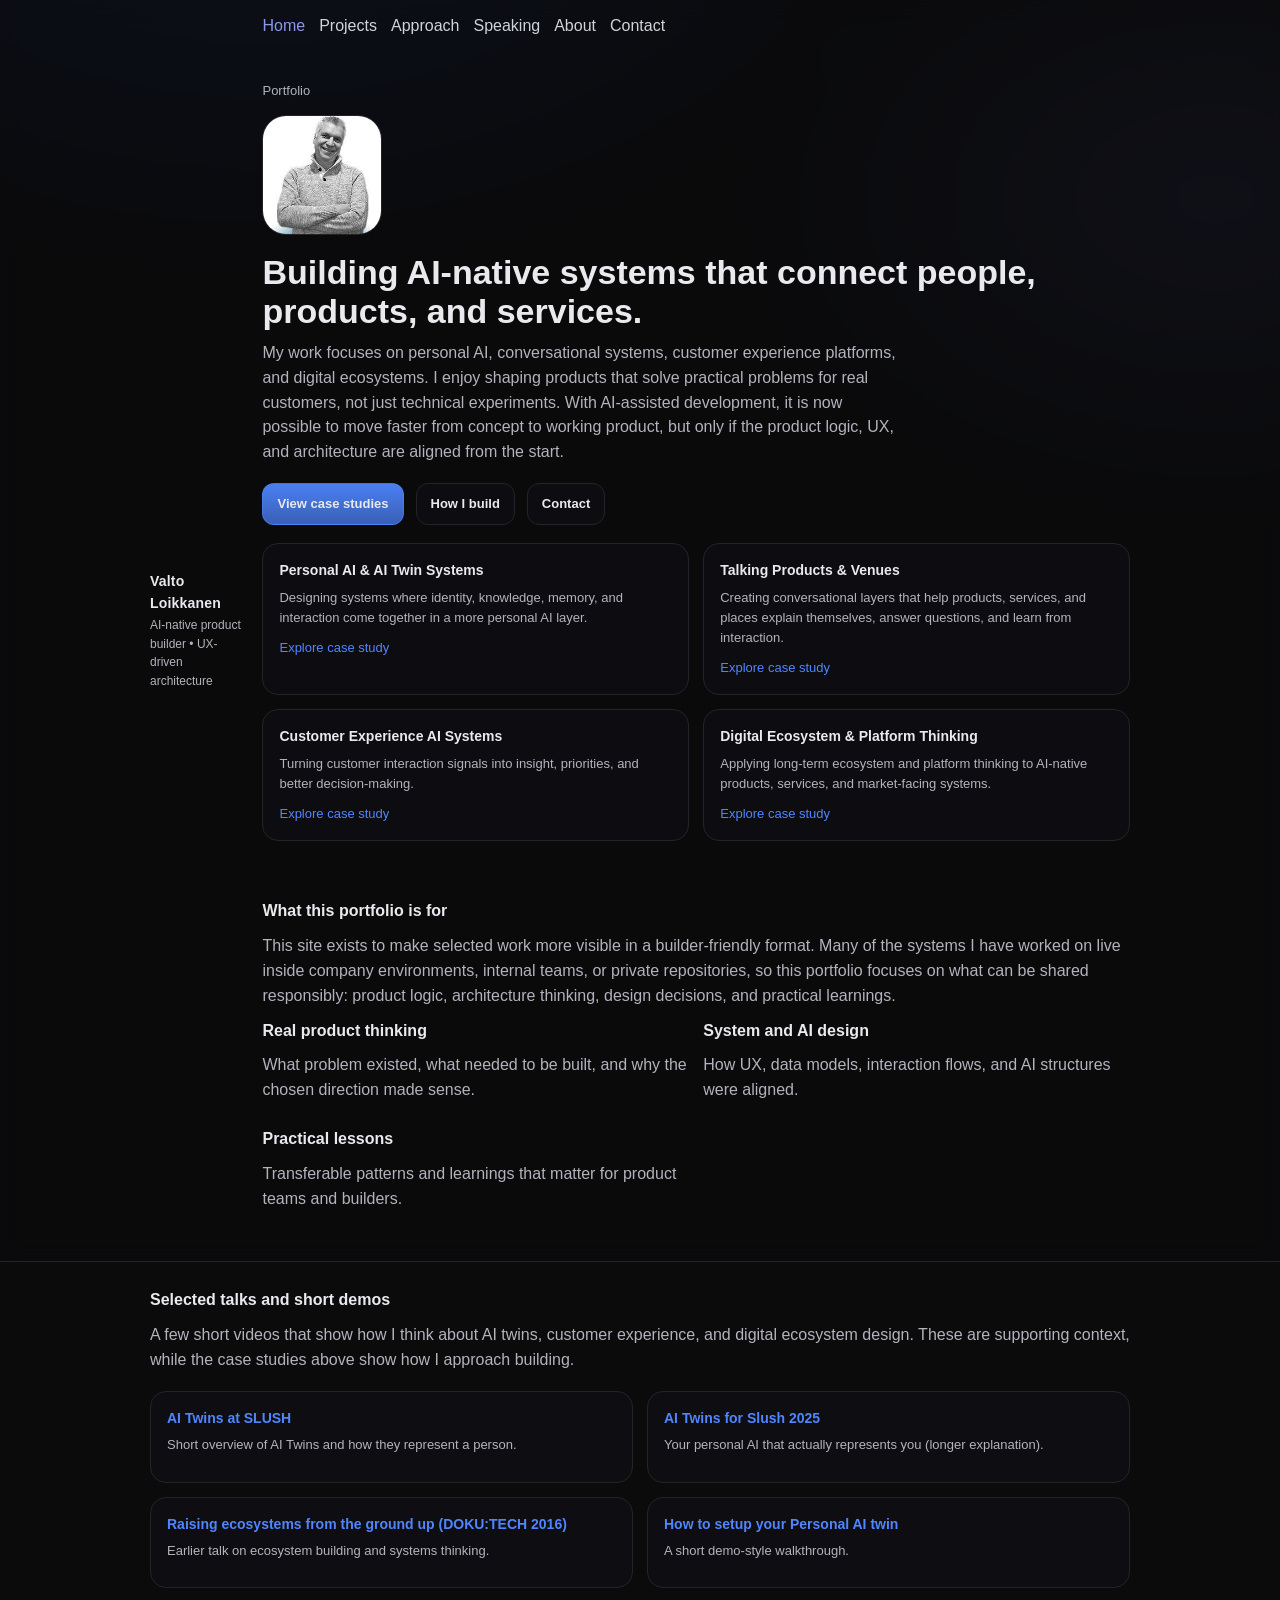
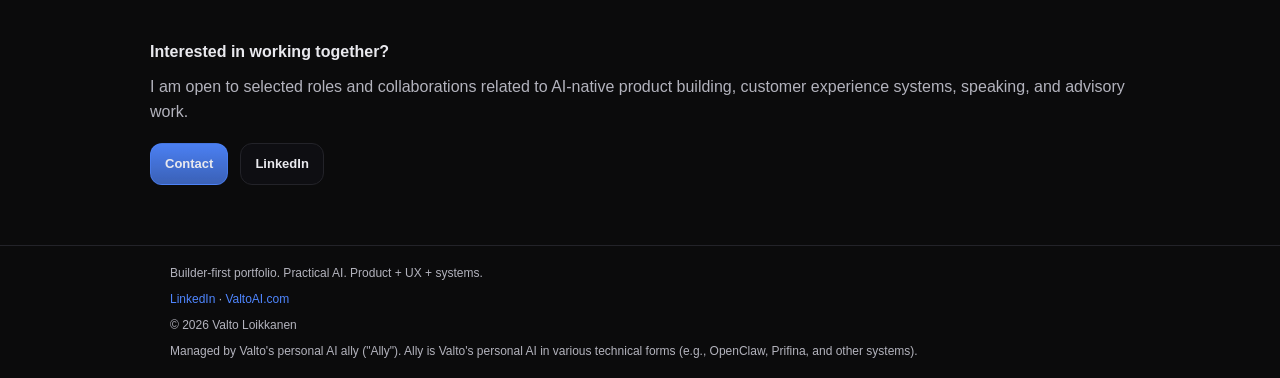
<file: index.html>
<!doctype html>
<html lang="en">
<head>
  <meta charset="utf-8" />
  <meta name="viewport" content="width=device-width, initial-scale=1" />
  <title>Valto Loikkanen — AI-native product builder</title>
  <meta name="description" content="Valto Loikkanen — AI-native product builder and UX-driven system architect. Portfolio: products, conversational systems, AI twins, customer experience systems." />
  <meta property="og:title" content="Valto Loikkanen — AI-native product builder" />
  <meta property="og:description" content="Builder-first portfolio: AI-native products, UX-driven architecture, conversational systems, AI twins, customer experience systems." />
  <meta property="og:type" content="website" />
  <link rel="stylesheet" href="assets/css/site.css" />
</head>
<body>
<!-- NAV -->
<!-- NAV -->
<div class="nav">
  <div class="container nav-inner">
    <div class="brand">
      <strong>Valto Loikkanen</strong>
      <span>AI-native product builder • UX-driven architecture</span>
    </div>
    <div class="links">
      <a class="link" href="./index.html">Home</a>
      <a class="link" href="./projects.html">Projects</a>
      <a class="link" href="./approach.html">Approach</a>
      <a class="link" href="./speaking.html">Speaking</a>
      <a class="link" href="./about.html">About</a>
      <a class="link" href="./contact.html">Contact</a>

<div class="container hero">
  <div class="h-eyebrow">Portfolio</div>
<div style="margin-top:14px"><img src="assets/img/valto.jpg" alt="Valto Loikkanen" style="width:120px;height:120px;border-radius:24px;object-fit:cover;border:1px solid var(--border);background:rgba(17,17,20,.7)" /></div>
  <h1 class="h-title">Building AI-native systems that connect people, products, and services.</h1>
  <p class="h-sub">My work focuses on personal AI, conversational systems, customer experience platforms, and digital ecosystems. I enjoy shaping products that solve practical problems for real customers, not just technical experiments. With AI-assisted development, it is now possible to move faster from concept to working product, but only if the product logic, UX, and architecture are aligned from the start.</p>

  <div class="cta">
    <a class="btn primary" href="./projects.html">View case studies</a>
    <a class="btn" href="./approach.html">How I build</a>
    <a class="btn" href="./contact.html">Contact</a>
  </div>
  
  <div class="grid">
    <div class="card">
      <h3>Personal AI & AI Twin Systems</h3>
      <p>Designing systems where identity, knowledge, memory, and interaction come together in a more personal AI layer.</p>
      <p style="margin-top:10px"><a href="./projects.html#personal-ai">Explore case study</a></p>
    </div>
    <div class="card">
      <h3>Talking Products & Venues</h3>
      <p>Creating conversational layers that help products, services, and places explain themselves, answer questions, and learn from interaction.</p>
      <p style="margin-top:10px"><a href="./projects.html#talking-products">Explore case study</a></p>
    </div>
    <div class="card">
      <h3>Customer Experience AI Systems</h3>
      <p>Turning customer interaction signals into insight, priorities, and better decision-making.</p>
      <p style="margin-top:10px"><a href="./projects.html#customer-experience">Explore case study</a></p>
    </div>
    <div class="card">
      <h3>Digital Ecosystem & Platform Thinking</h3>
      <p>Applying long-term ecosystem and platform thinking to AI-native products, services, and market-facing systems.</p>
      <p style="margin-top:10px"><a href="./projects.html#ecosystems">Explore case study</a></p>
    </div>
  </div>

</div>


<div class="container section">
  <h2>What this portfolio is for</h2>
  <p>This site exists to make selected work more visible in a builder-friendly format. Many of the systems I have worked on live inside company environments, internal teams, or private repositories, so this portfolio focuses on what can be shared responsibly: product logic, architecture thinking, design decisions, and practical learnings.</p>
  <div class="cols">
    <div class="col">
      <h2>Real product thinking</h2>
      <p>What problem existed, what needed to be built, and why the chosen direction made sense.</p>
    </div>
    <div class="col">
      <h2>System and AI design</h2>
      <p>How UX, data models, interaction flows, and AI structures were aligned.</p>
    </div>
    <div class="col">
      <h2>Practical lessons</h2>
      <p>Transferable patterns and learnings that matter for product teams and builders.</p>
    </div>
  </div>
</div>
</div>

    </div>
  </div>
</div>

<!-- FOOTER -->
    </div>
  </div>
</div>

<!-- FOOTER -->

<div class="container section" id="selected-talks">
  <h2>Selected talks and short demos</h2>
  <p>A few short videos that show how I think about AI twins, customer experience, and digital ecosystem design. These are supporting context, while the case studies above show how I approach building.</p>
  <div class="grid">
    <div class="card">
      <h3><a href="https://www.youtube.com/watch?v=C7Kmj-2CnPc" target="_blank" rel="noopener">AI Twins at SLUSH</a></h3>
      <p>Short overview of AI Twins and how they represent a person.</p>
    </div>
    <div class="card">
      <h3><a href="https://www.youtube.com/watch?v=y5yU5J10x-8" target="_blank" rel="noopener">AI Twins for Slush 2025</a></h3>
      <p>Your personal AI that actually represents you (longer explanation).</p>
    </div>
    <div class="card">
      <h3><a href="https://www.youtube.com/watch?v=Q_x3U_hmWxY" target="_blank" rel="noopener">Raising ecosystems from the ground up (DOKU:TECH 2016)</a></h3>
      <p>Earlier talk on ecosystem building and systems thinking.</p>
    </div>
    <div class="card">
      <h3><a href="https://www.youtube.com/watch?v=2t4NH5-_C3g" target="_blank" rel="noopener">How to setup your Personal AI twin</a></h3>
      <p>A short demo-style walkthrough.</p>
    </div>
  </div>
</div>

<div class="container section">
  <h2>Interested in working together?</h2>
  <p>I am open to selected roles and collaborations related to AI-native product building, customer experience systems, speaking, and advisory work.</p>
  <div class="cta">
    <a class="btn primary" href="./contact.html">Contact</a>
    <a class="btn" href="https://www.linkedin.com/in/valto/" target="_blank" rel="noopener">LinkedIn</a>
  </div>
</div>
<div class="footer">
  <div class="container">
    <div>Builder-first portfolio. Practical AI. Product + UX + systems.</div>
    <div style="margin-top:8px">
      <a href="https://www.linkedin.com/in/valto/" target="_blank" rel="noopener">LinkedIn</a>
      · <a href="https://valtoai.com/" target="_blank" rel="noopener">ValtoAI.com</a>
    </div>
    <div style="margin-top:8px">© <span id="y"></span> Valto Loikkanen</div>
    <div style="margin-top:8px">Managed by Valto's personal AI ally ("Ally"). Ally is Valto's personal AI in various technical forms (e.g., OpenClaw, Prifina, and other systems).</div>
  </div>
</div>
<script>document.getElementById('y').textContent = String(new Date().getFullYear())</script>

<script>(function(){var p=location.pathname.split("/").pop()||"index.html";document.querySelectorAll(".nav a.link").forEach(function(a){var h=a.getAttribute("href")||"";if(h.endsWith(p))a.classList.add("active");});})();</script>
</body>
</html>
</file>
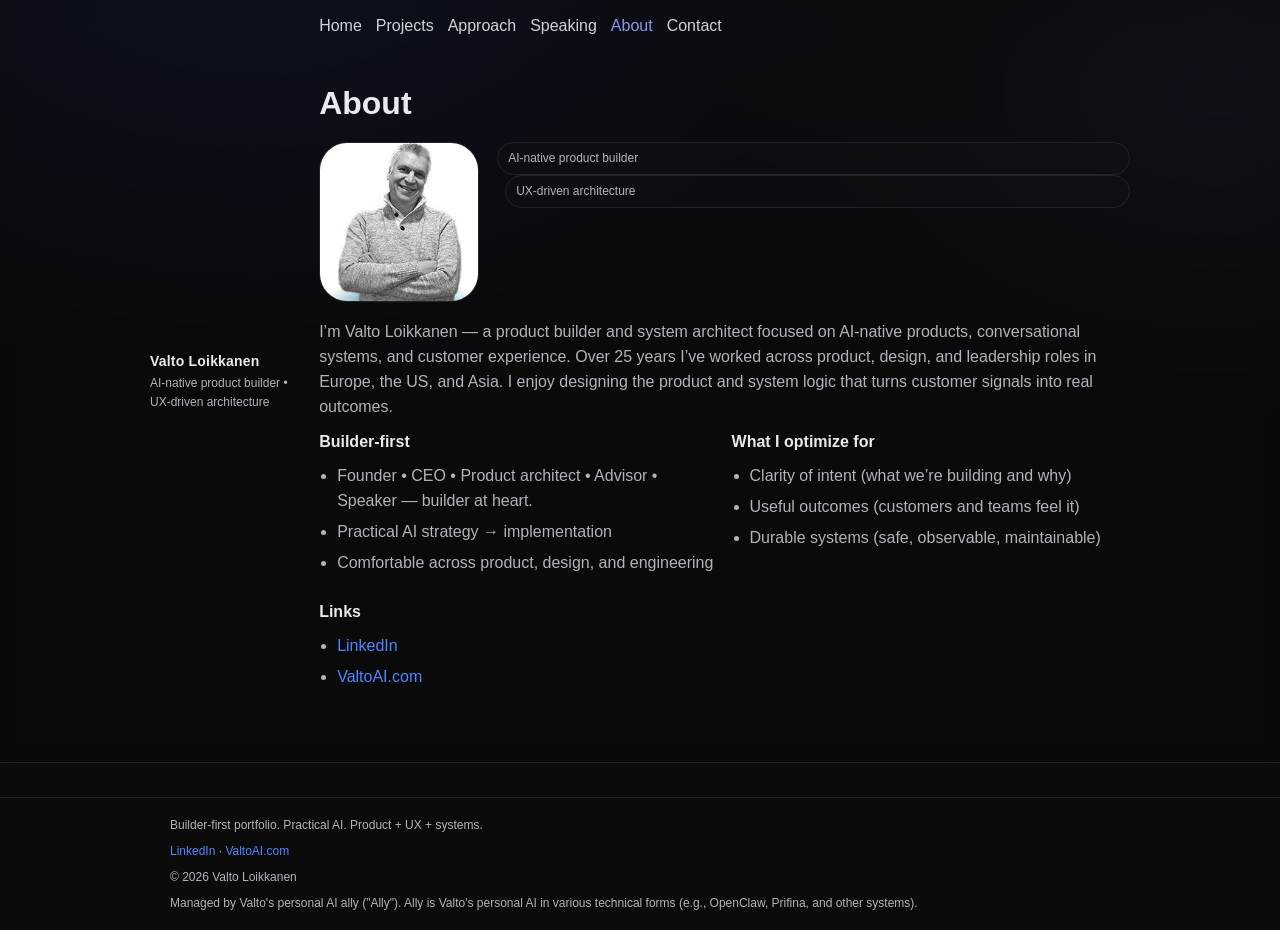
<file: about.html>
<!doctype html>
<html lang="en">
<head>
  <meta charset="utf-8" />
  <meta name="viewport" content="width=device-width, initial-scale=1" />
  <title>About — Valto Loikkanen</title>
  <meta name="description" content="Background and builder-first bio." />
  <link rel="stylesheet" href="assets/css/site.css" />
</head>
<body>
<!-- NAV -->
<!-- NAV -->
<div class="nav">
  <div class="container nav-inner">
    <div class="brand">
      <strong>Valto Loikkanen</strong>
      <span>AI-native product builder • UX-driven architecture</span>
    </div>
    <div class="links">
      <a class="link" href="./index.html">Home</a>
      <a class="link" href="./projects.html">Projects</a>
      <a class="link" href="./approach.html">Approach</a>
      <a class="link" href="./speaking.html">Speaking</a>
      <a class="link" href="./about.html">About</a>
      <a class="link" href="./contact.html">Contact</a>

<div class="container section">
  <h1 style="margin:0 0 8px">About</h1>
<div style="display:flex;gap:18px;align-items:flex-start;flex-wrap:wrap;margin:14px 0 18px">
  <img src="assets/img/valto.jpg" alt="Valto Loikkanen" style="width:160px;height:160px;border-radius:28px;object-fit:cover;border:1px solid var(--border);background:rgba(17,17,20,.7)" />
  <div style="flex:1;min-width:260px">
    <div class="pill">AI-native product builder</div>
    <div class="pill" style="margin-left:8px">UX-driven architecture</div>
  </div>
</div>
  <p>I’m Valto Loikkanen — a product builder and system architect focused on AI-native products, conversational systems, and customer experience. Over 25 years I’ve worked across product, design, and leadership roles in Europe, the US, and Asia. I enjoy designing the product and system logic that turns customer signals into real outcomes.</p>

  <div class="cols">
    <div class="col">
      <h2>Builder-first</h2>
      <ul class="list">
        <li>Founder • CEO • Product architect • Advisor • Speaker — builder at heart.</li>
        <li>Practical AI strategy → implementation</li>
        <li>Comfortable across product, design, and engineering</li>
      </ul>
    </div>
    <div class="col">
      <h2>What I optimize for</h2>
      <ul class="list">
        <li>Clarity of intent (what we’re building and why)</li>
        <li>Useful outcomes (customers and teams feel it)</li>
        <li>Durable systems (safe, observable, maintainable)</li>
      </ul>
    </div>
  </div>

  <div class="section" style="padding-top:18px">
    <h2>Links</h2>
    <ul class="list">
      <li><a href="https://www.linkedin.com/in/valto/" target="_blank" rel="noopener">LinkedIn</a></li>
      <li><a href="https://valtoai.com/" target="_blank" rel="noopener">ValtoAI.com</a></li>
    </ul>
  </div>
</div>

    </div>
  </div>
</div>

<!-- FOOTER -->
    </div>
  </div>
</div>

<!-- FOOTER -->
<div class="footer">
  <div class="container">
    <div>Builder-first portfolio. Practical AI. Product + UX + systems.</div>
    <div style="margin-top:8px">
      <a href="https://www.linkedin.com/in/valto/" target="_blank" rel="noopener">LinkedIn</a>
      · <a href="https://valtoai.com/" target="_blank" rel="noopener">ValtoAI.com</a>
    </div>
    <div style="margin-top:8px">© <span id="y"></span> Valto Loikkanen</div>
    <div style="margin-top:8px">Managed by Valto's personal AI ally ("Ally"). Ally is Valto's personal AI in various technical forms (e.g., OpenClaw, Prifina, and other systems).</div>
  </div>
</div>
<script>document.getElementById('y').textContent = String(new Date().getFullYear())</script>

<script>(function(){var p=location.pathname.split("/").pop()||"index.html";document.querySelectorAll(".nav a.link").forEach(function(a){var h=a.getAttribute("href")||"";if(h.endsWith(p))a.classList.add("active");});})();</script>
</body>
</html>
</file>
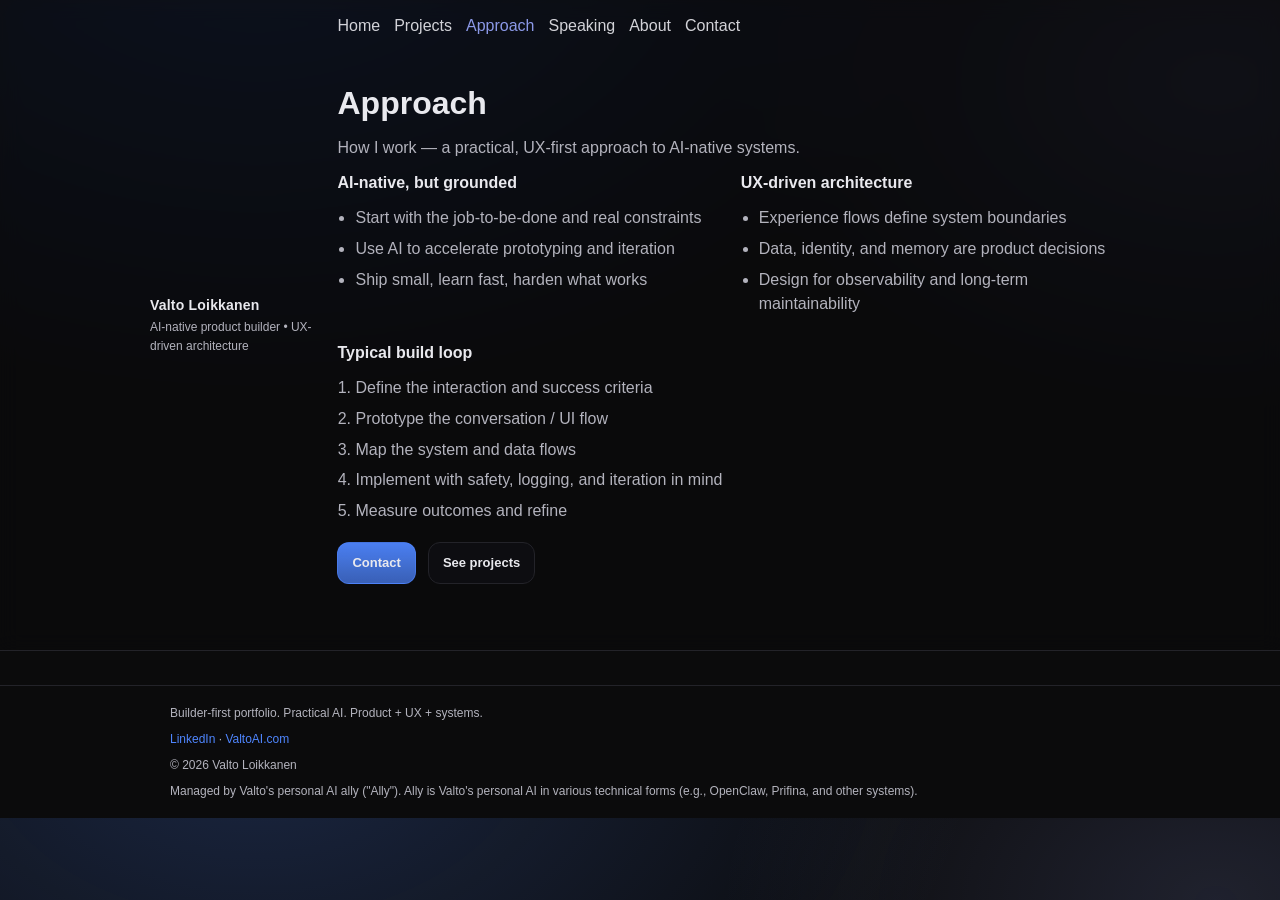
<file: approach.html>
<!doctype html>
<html lang="en">
<head>
  <meta charset="utf-8" />
  <meta name="viewport" content="width=device-width, initial-scale=1" />
  <title>Approach — Valto Loikkanen</title>
  <meta name="description" content="How I work: AI-native building with UX-driven architecture." />
  <link rel="stylesheet" href="assets/css/site.css" />
</head>
<body>
<!-- NAV -->
<!-- NAV -->
<div class="nav">
  <div class="container nav-inner">
    <div class="brand">
      <strong>Valto Loikkanen</strong>
      <span>AI-native product builder • UX-driven architecture</span>
    </div>
    <div class="links">
      <a class="link" href="./index.html">Home</a>
      <a class="link" href="./projects.html">Projects</a>
      <a class="link" href="./approach.html">Approach</a>
      <a class="link" href="./speaking.html">Speaking</a>
      <a class="link" href="./about.html">About</a>
      <a class="link" href="./contact.html">Contact</a>

<div class="container section">
  <h1 style="margin:0 0 8px">Approach</h1>
  <p>How I work — a practical, UX-first approach to AI-native systems.</p>

  <div class="cols">
    <div class="col">
      <h2>AI-native, but grounded</h2>
      <ul class="list">
        <li>Start with the job-to-be-done and real constraints</li>
        <li>Use AI to accelerate prototyping and iteration</li>
        <li>Ship small, learn fast, harden what works</li>
      </ul>
    </div>
    <div class="col">
      <h2>UX-driven architecture</h2>
      <ul class="list">
        <li>Experience flows define system boundaries</li>
        <li>Data, identity, and memory are product decisions</li>
        <li>Design for observability and long-term maintainability</li>
      </ul>
    </div>
  </div>

  <div class="section" style="padding-top:18px">
    <h2>Typical build loop</h2>
    <ol class="list">
      <li>Define the interaction and success criteria</li>
      <li>Prototype the conversation / UI flow</li>
      <li>Map the system and data flows</li>
      <li>Implement with safety, logging, and iteration in mind</li>
      <li>Measure outcomes and refine</li>
    </ol>
    <div class="cta">
      <a class="btn primary" href="./contact.html">Contact</a>
      <a class="btn" href="./projects.html">See projects</a>
    </div>
  </div>
</div>

    </div>
  </div>
</div>

<!-- FOOTER -->
    </div>
  </div>
</div>

<!-- FOOTER -->
<div class="footer">
  <div class="container">
    <div>Builder-first portfolio. Practical AI. Product + UX + systems.</div>
    <div style="margin-top:8px">
      <a href="https://www.linkedin.com/in/valto/" target="_blank" rel="noopener">LinkedIn</a>
      · <a href="https://valtoai.com/" target="_blank" rel="noopener">ValtoAI.com</a>
    </div>
    <div style="margin-top:8px">© <span id="y"></span> Valto Loikkanen</div>
    <div style="margin-top:8px">Managed by Valto's personal AI ally ("Ally"). Ally is Valto's personal AI in various technical forms (e.g., OpenClaw, Prifina, and other systems).</div>
  </div>
</div>
<script>document.getElementById('y').textContent = String(new Date().getFullYear())</script>

<script>(function(){var p=location.pathname.split("/").pop()||"index.html";document.querySelectorAll(".nav a.link").forEach(function(a){var h=a.getAttribute("href")||"";if(h.endsWith(p))a.classList.add("active");});})();</script>
</body>
</html>
</file>
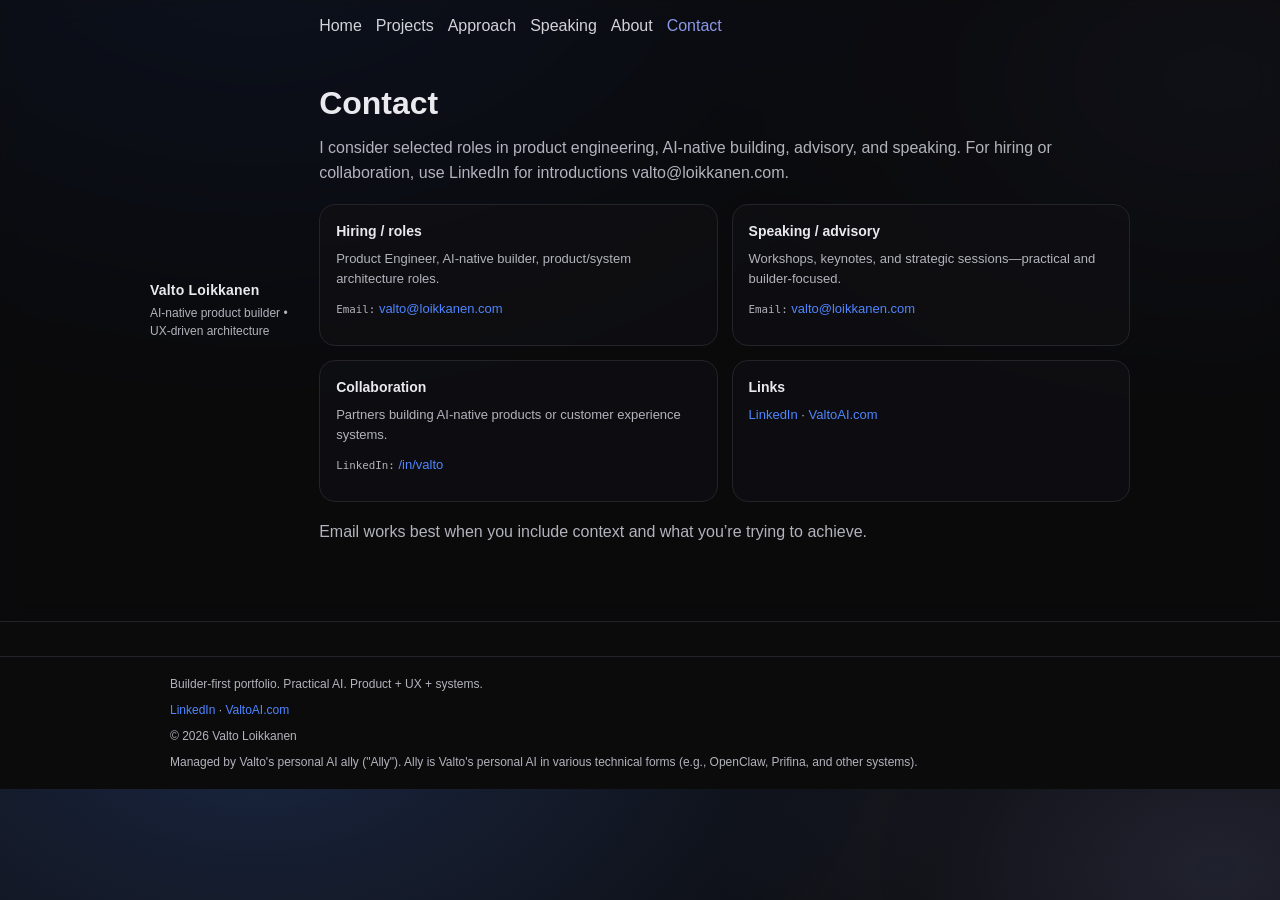
<file: contact.html>
<!doctype html>
<html lang="en">
<head>
  <meta charset="utf-8" />
  <meta name="viewport" content="width=device-width, initial-scale=1" />
  <title>Contact — Valto Loikkanen</title>
  <meta name="description" content="Contact routes for hiring, speaking, and collaboration." />
  <link rel="stylesheet" href="assets/css/site.css" />
</head>
<body>
<!-- NAV -->
<!-- NAV -->
<div class="nav">
  <div class="container nav-inner">
    <div class="brand">
      <strong>Valto Loikkanen</strong>
      <span>AI-native product builder • UX-driven architecture</span>
    </div>
    <div class="links">
      <a class="link" href="./index.html">Home</a>
      <a class="link" href="./projects.html">Projects</a>
      <a class="link" href="./approach.html">Approach</a>
      <a class="link" href="./speaking.html">Speaking</a>
      <a class="link" href="./about.html">About</a>
      <a class="link" href="./contact.html">Contact</a>

<div class="container section">
  <h1 style="margin:0 0 8px">Contact</h1>
  <p>I consider selected roles in product engineering, AI-native building, advisory, and speaking. For hiring or collaboration, use LinkedIn for introductions valto@loikkanen.com.</p>

  <div class="grid">
    <div class="card">
      <h3>Hiring / roles</h3>
      <p>Product Engineer, AI-native builder, product/system architecture roles.</p>
      <p style="margin-top:10px"><small class="mono">Email:</small> <a href="mailto:valto@loikkanen.com">valto@loikkanen.com</a></p>
    </div>
    <div class="card">
      <h3>Speaking / advisory</h3>
      <p>Workshops, keynotes, and strategic sessions—practical and builder-focused.</p>
      <p style="margin-top:10px"><small class="mono">Email:</small> <a href="mailto:valto@loikkanen.com">valto@loikkanen.com</a></p>
    </div>
    <div class="card">
      <h3>Collaboration</h3>
      <p>Partners building AI-native products or customer experience systems.</p>
      <p style="margin-top:10px"><small class="mono">LinkedIn:</small> <a href="https://www.linkedin.com/in/valto/" target="_blank" rel="noopener">/in/valto</a></p>
    </div>
    <div class="card">
      <h3>Links</h3>
      <p><a href="https://www.linkedin.com/in/valto/" target="_blank" rel="noopener">LinkedIn</a> · <a href="https://valtoai.com/" target="_blank" rel="noopener">ValtoAI.com</a></p>
    </div>
  </div>

  <div class="section" style="padding-top:18px">
    <p class="muted">Email works best when you include context and what you’re trying to achieve.</p>
  </div>
</div>

    </div>
  </div>
</div>

<!-- FOOTER -->
    </div>
  </div>
</div>

<!-- FOOTER -->
<div class="footer">
  <div class="container">
    <div>Builder-first portfolio. Practical AI. Product + UX + systems.</div>
    <div style="margin-top:8px">
      <a href="https://www.linkedin.com/in/valto/" target="_blank" rel="noopener">LinkedIn</a>
      · <a href="https://valtoai.com/" target="_blank" rel="noopener">ValtoAI.com</a>
    </div>
    <div style="margin-top:8px">© <span id="y"></span> Valto Loikkanen</div>
    <div style="margin-top:8px">Managed by Valto's personal AI ally ("Ally"). Ally is Valto's personal AI in various technical forms (e.g., OpenClaw, Prifina, and other systems).</div>
  </div>
</div>
<script>document.getElementById('y').textContent = String(new Date().getFullYear())</script>

<script>(function(){var p=location.pathname.split("/").pop()||"index.html";document.querySelectorAll(".nav a.link").forEach(function(a){var h=a.getAttribute("href")||"";if(h.endsWith(p))a.classList.add("active");});})();</script>
</body>
</html>
</file>
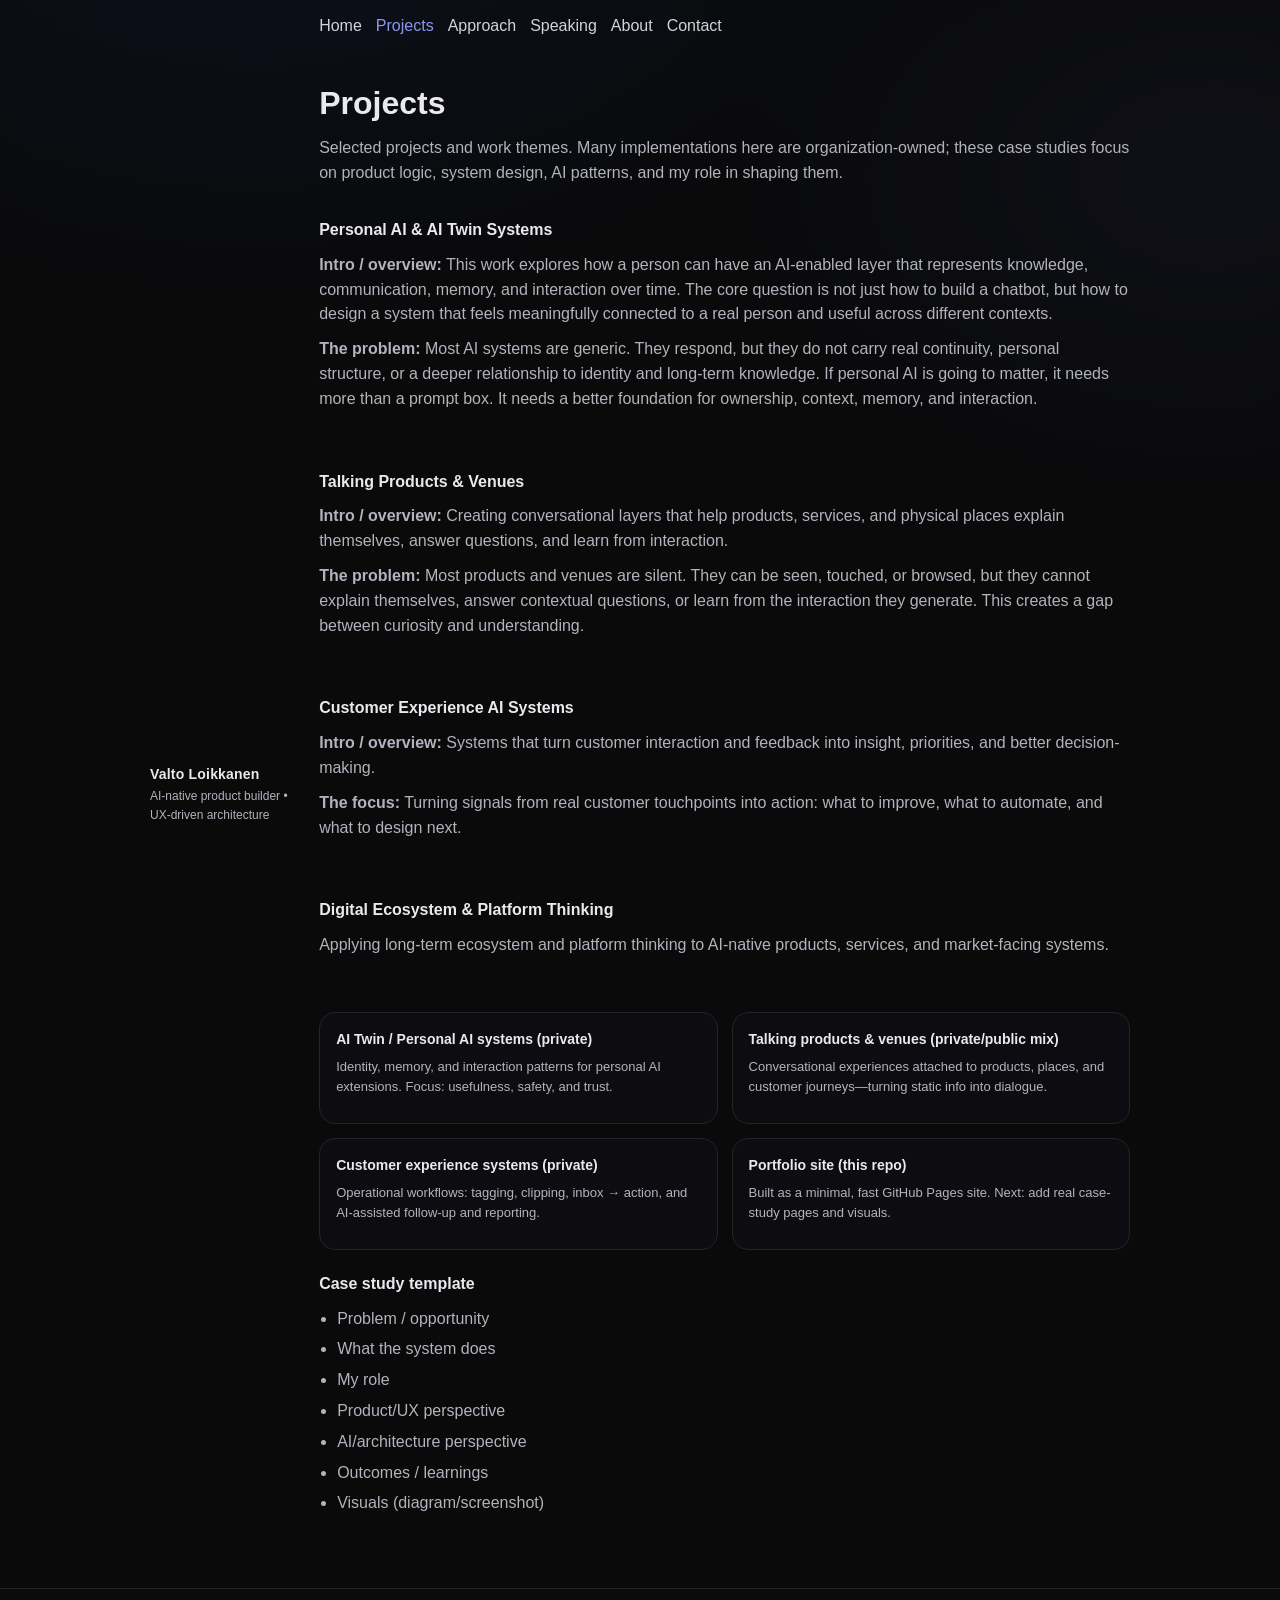
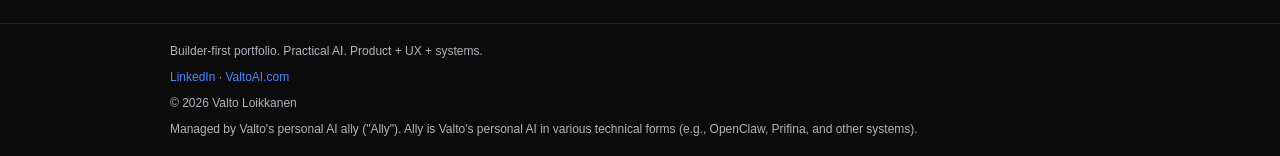
<file: projects.html>
<!doctype html>
<html lang="en">
<head>
  <meta charset="utf-8" />
  <meta name="viewport" content="width=device-width, initial-scale=1" />
  <title>Projects — Valto Loikkanen</title>
  <meta name="description" content="Selected case studies and projects (some private)." />
  <link rel="stylesheet" href="assets/css/site.css" />
</head>
<body>
<!-- NAV -->
<!-- NAV -->
<div class="nav">
  <div class="container nav-inner">
    <div class="brand">
      <strong>Valto Loikkanen</strong>
      <span>AI-native product builder • UX-driven architecture</span>
    </div>
    <div class="links">
      <a class="link" href="./index.html">Home</a>
      <a class="link" href="./projects.html">Projects</a>
      <a class="link" href="./approach.html">Approach</a>
      <a class="link" href="./speaking.html">Speaking</a>
      <a class="link" href="./about.html">About</a>
      <a class="link" href="./contact.html">Contact</a>

<div class="container section">
  <h1 style="margin:0 0 8px">Projects</h1>
  <p>Selected projects and work themes. Many implementations here are organization-owned; these case studies focus on product logic, system design, AI patterns, and my role in shaping them.

  <div class="section" style="padding-top:22px">
    <h2 id="personal-ai">Personal AI & AI Twin Systems</h2>
    <p><strong>Intro / overview:</strong> This work explores how a person can have an AI-enabled layer that represents knowledge, communication, memory, and interaction over time. The core question is not just how to build a chatbot, but how to design a system that feels meaningfully connected to a real person and useful across different contexts.</p>
    <p><strong>The problem:</strong> Most AI systems are generic. They respond, but they do not carry real continuity, personal structure, or a deeper relationship to identity and long-term knowledge. If personal AI is going to matter, it needs more than a prompt box. It needs a better foundation for ownership, context, memory, and interaction.</p>
  </div>

  <div class="section" style="padding-top:22px">
    <h2 id="talking-products">Talking Products & Venues</h2>
    <p><strong>Intro / overview:</strong> Creating conversational layers that help products, services, and physical places explain themselves, answer questions, and learn from interaction.</p>
    <p><strong>The problem:</strong> Most products and venues are silent. They can be seen, touched, or browsed, but they cannot explain themselves, answer contextual questions, or learn from the interaction they generate. This creates a gap between curiosity and understanding.</p>
  </div>

  <div class="section" style="padding-top:22px">
    <h2 id="customer-experience">Customer Experience AI Systems</h2>
    <p><strong>Intro / overview:</strong> Systems that turn customer interaction and feedback into insight, priorities, and better decision-making.</p>
    <p><strong>The focus:</strong> Turning signals from real customer touchpoints into action: what to improve, what to automate, and what to design next.</p>
  </div>

  <div class="section" style="padding-top:22px">
    <h2 id="ecosystems">Digital Ecosystem & Platform Thinking</h2>
    <p>Applying long-term ecosystem and platform thinking to AI-native products, services, and market-facing systems.</p>
  </div>
</p>

  <div class="grid">
    <div class="card">
      <h3>AI Twin / Personal AI systems (private)</h3>
      <p>Identity, memory, and interaction patterns for personal AI extensions. Focus: usefulness, safety, and trust.</p>
    </div>
    <div class="card">
      <h3>Talking products & venues (private/public mix)</h3>
      <p>Conversational experiences attached to products, places, and customer journeys—turning static info into dialogue.</p>
    </div>
    <div class="card">
      <h3>Customer experience systems (private)</h3>
      <p>Operational workflows: tagging, clipping, inbox → action, and AI-assisted follow-up and reporting.</p>
    </div>
    <div class="card">
      <h3>Portfolio site (this repo)</h3>
      <p>Built as a minimal, fast GitHub Pages site. Next: add real case-study pages and visuals.</p>
    </div>
  </div>

  <div class="section" style="padding-top:22px">
    <h2>Case study template</h2>
    <ul class="list">
      <li>Problem / opportunity</li>
      <li>What the system does</li>
      <li>My role</li>
      <li>Product/UX perspective</li>
      <li>AI/architecture perspective</li>
      <li>Outcomes / learnings</li>
      <li>Visuals (diagram/screenshot)</li>
    </ul>
  </div>
</div>

    </div>
  </div>
</div>

<!-- FOOTER -->
    </div>
  </div>
</div>

<!-- FOOTER -->
<div class="footer">
  <div class="container">
    <div>Builder-first portfolio. Practical AI. Product + UX + systems.</div>
    <div style="margin-top:8px">
      <a href="https://www.linkedin.com/in/valto/" target="_blank" rel="noopener">LinkedIn</a>
      · <a href="https://valtoai.com/" target="_blank" rel="noopener">ValtoAI.com</a>
    </div>
    <div style="margin-top:8px">© <span id="y"></span> Valto Loikkanen</div>
    <div style="margin-top:8px">Managed by Valto's personal AI ally ("Ally"). Ally is Valto's personal AI in various technical forms (e.g., OpenClaw, Prifina, and other systems).</div>
  </div>
</div>
<script>document.getElementById('y').textContent = String(new Date().getFullYear())</script>

<script>(function(){var p=location.pathname.split("/").pop()||"index.html";document.querySelectorAll(".nav a.link").forEach(function(a){var h=a.getAttribute("href")||"";if(h.endsWith(p))a.classList.add("active");});})();</script>
</body>
</html>
</file>
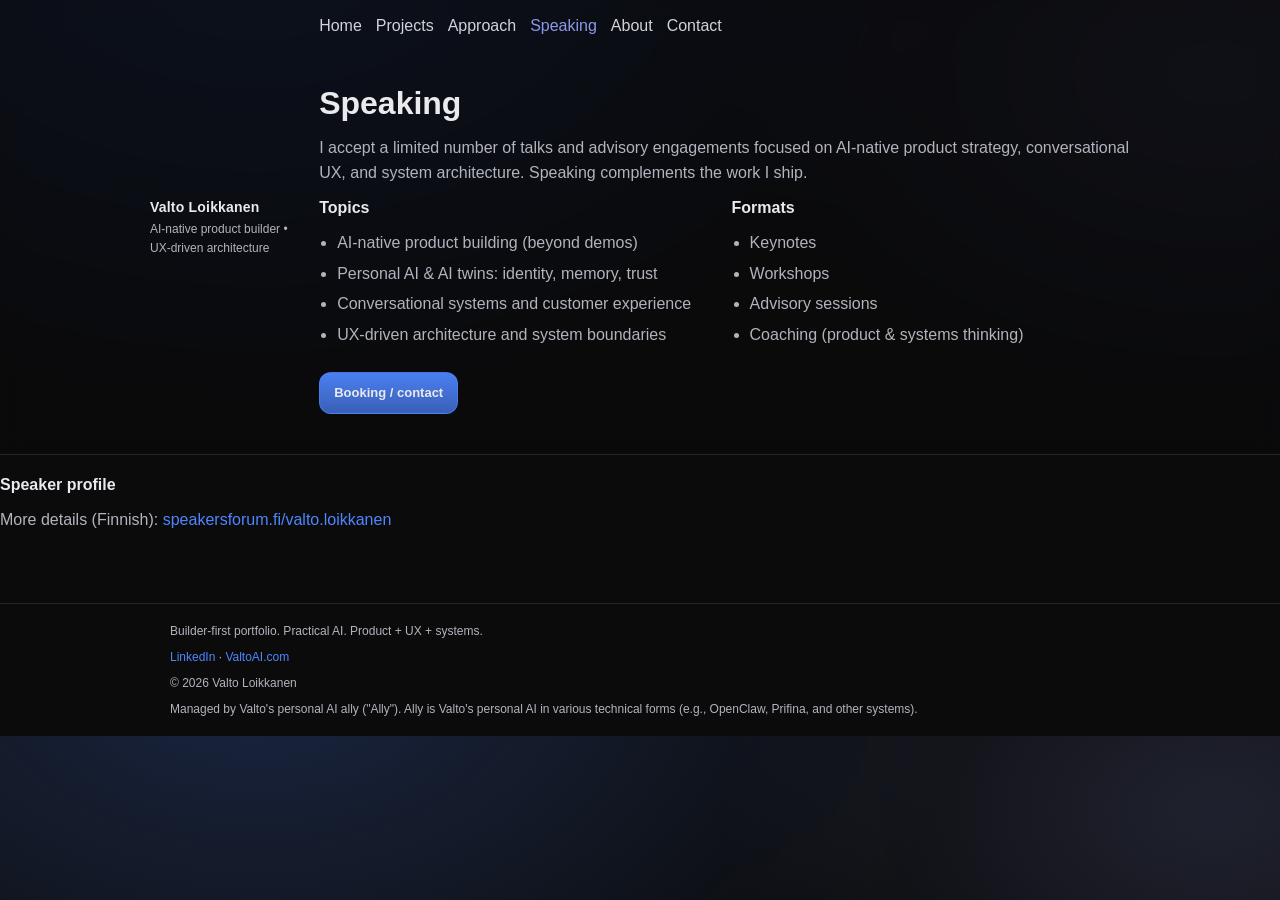
<file: speaking.html>
<!doctype html>
<html lang="en">
<head>
  <meta charset="utf-8" />
  <meta name="viewport" content="width=device-width, initial-scale=1" />
  <title>Speaking — Valto Loikkanen</title>
  <meta name="description" content="Speaking topics and formats." />
  <link rel="stylesheet" href="assets/css/site.css" />
</head>
<body>
<!-- NAV -->
<!-- NAV -->
<div class="nav">
  <div class="container nav-inner">
    <div class="brand">
      <strong>Valto Loikkanen</strong>
      <span>AI-native product builder • UX-driven architecture</span>
    </div>
    <div class="links">
      <a class="link" href="./index.html">Home</a>
      <a class="link" href="./projects.html">Projects</a>
      <a class="link" href="./approach.html">Approach</a>
      <a class="link" href="./speaking.html">Speaking</a>
      <a class="link" href="./about.html">About</a>
      <a class="link" href="./contact.html">Contact</a>

<div class="container section">
  <h1 style="margin:0 0 8px">Speaking</h1>
  <p>I accept a limited number of talks and advisory engagements focused on AI-native product strategy, conversational UX, and system architecture. Speaking complements the work I ship.</p>

  <div class="cols">
    <div class="col">
      <h2>Topics</h2>
      <ul class="list">
        <li>AI-native product building (beyond demos)</li>
        <li>Personal AI & AI twins: identity, memory, trust</li>
        <li>Conversational systems and customer experience</li>
        <li>UX-driven architecture and system boundaries</li>
      </ul>
    </div>
    <div class="col">
      <h2>Formats</h2>
      <ul class="list">
        <li>Keynotes</li>
        <li>Workshops</li>
        <li>Advisory sessions</li>
        <li>Coaching (product & systems thinking)</li>
      </ul>
    </div>
  </div>

  <div class="cta">
    <a class="btn primary" href="./contact.html">Booking / contact</a>
  </div>
</div>

    </div>
  </div>
</div>

<!-- FOOTER -->
    </div>
  </div>
</div>

<!-- FOOTER -->

  <div class="section" style="padding-top:18px">
    <h2>Speaker profile</h2>
    <p>More details (Finnish): <a href="https://www.speakersforum.fi/valto.loikkanen" target="_blank" rel="noopener">speakersforum.fi/valto.loikkanen</a></p>
  </div>
<div class="footer">
  <div class="container">
    <div>Builder-first portfolio. Practical AI. Product + UX + systems.</div>
    <div style="margin-top:8px">
      <a href="https://www.linkedin.com/in/valto/" target="_blank" rel="noopener">LinkedIn</a>
      · <a href="https://valtoai.com/" target="_blank" rel="noopener">ValtoAI.com</a>
    </div>
    <div style="margin-top:8px">© <span id="y"></span> Valto Loikkanen</div>
    <div style="margin-top:8px">Managed by Valto's personal AI ally ("Ally"). Ally is Valto's personal AI in various technical forms (e.g., OpenClaw, Prifina, and other systems).</div>
  </div>
</div>
<script>document.getElementById('y').textContent = String(new Date().getFullYear())</script>

<script>(function(){var p=location.pathname.split("/").pop()||"index.html";document.querySelectorAll(".nav a.link").forEach(function(a){var h=a.getAttribute("href")||"";if(h.endsWith(p))a.classList.add("active");});})();</script>
</body>
</html>
</file>
<file: assets/css/site.css>
:root{
  --bg:#0b0b0c;
  --panel:#111114;
  --text:#e9e9ee;
  --muted:#b3b3bd;
  --border:#232329;
  --accent:#4f86ff;
  --accent2:#9aa8ff;
}
*{box-sizing:border-box}
html,body{margin:0;padding:0}
body{
  font-family:-apple-system,BlinkMacSystemFont,Segoe UI,Roboto,Helvetica,Arial,sans-serif;
  background: radial-gradient(1200px 800px at 20% -10%, rgba(79,134,255,.22), transparent 60%),
              radial-gradient(900px 600px at 95% 10%, rgba(154,168,255,.14), transparent 55%),
              var(--bg);
  color:var(--text);
  line-height:1.55;
}
a{color:var(--accent);text-decoration:none}
a:hover{text-decoration:underline}
.container{max-width:980px;margin:0 auto;padding:0 20px}
.nav{
  position:sticky;top:0;z-index:10;
  backdrop-filter:saturate(160%) blur(10px);
  background:rgba(11,11,12,.72);
  border-bottom:1px solid var(--border);
}
.nav-inner{display:flex;align-items:center;justify-content:space-between;padding:14px 0;gap:18px}
.brand{display:flex;flex-direction:column;gap:2px}
.brand strong{font-size:14px;letter-spacing:.2px}
.brand span{font-size:12px;color:var(--muted)}
.nav a.link{color:var(--text);opacity:.9}
.nav a.link.active{color:var(--accent2)}
.links{display:flex;flex-wrap:wrap;gap:14px;align-items:center}
.hero{padding:28px 0 18px}
.h-eyebrow{color:var(--muted);font-size:13px}
.h-title{font-size:34px;line-height:1.15;margin:10px 0 10px}
.h-sub{color:var(--muted);font-size:16px;max-width:72ch;margin:0}
.cta{display:flex;gap:12px;flex-wrap:wrap;margin-top:18px}
.btn{display:inline-flex;align-items:center;justify-content:center;gap:10px;
  padding:10px 14px;border-radius:12px;border:1px solid var(--border);
  background:rgba(17,17,20,.7);color:var(--text);font-size:13px;font-weight:600
}
.btn.primary{background:linear-gradient(180deg, rgba(79,134,255,.95), rgba(79,134,255,.7));border-color:rgba(79,134,255,.55)}
.btn.primary:hover{text-decoration:none;filter:brightness(1.05)}
.btn:hover{text-decoration:none}
.grid{display:grid;grid-template-columns:repeat(12,1fr);gap:14px;margin:18px 0 0}
.card{
  grid-column:span 6;
  background:rgba(17,17,20,.7);
  border:1px solid var(--border);
  border-radius:16px;
  padding:16px;
}
.card h3{margin:0 0 6px;font-size:14px}
.card p{margin:0;color:var(--muted);font-size:13px}
.strip{display:flex;flex-wrap:wrap;gap:10px;margin-top:16px}
.pill{border:1px solid var(--border);border-radius:999px;padding:6px 10px;color:var(--muted);font-size:12px;background:rgba(17,17,20,.55)}
.section{padding:26px 0}
.section h2{font-size:16px;margin:0 0 10px}
.section p{margin:0 0 10px;color:var(--muted)}
.cols{display:grid;grid-template-columns:repeat(12,1fr);gap:14px}
.col{grid-column:span 6}
.list{margin:10px 0 0;padding-left:18px;color:var(--muted)}
.list li{margin:6px 0}
.footer{border-top:1px solid var(--border);padding:18px 0;margin-top:34px;color:var(--muted);font-size:12px;line-height:1.5}
.footer .container{display:block}

small.mono{font-family:ui-monospace,SFMono-Regular,Menlo,Monaco,Consolas,monospace}
@media (max-width:860px){
  .card{grid-column:span 12}
  .col{grid-column:span 12}
  .h-title{font-size:28px}
}

/* safety */
img{max-width:100%;height:auto}

/* brand scope */
.brand{display:none}
.nav .brand{display:flex;flex-direction:column;gap:2px}
</file>
